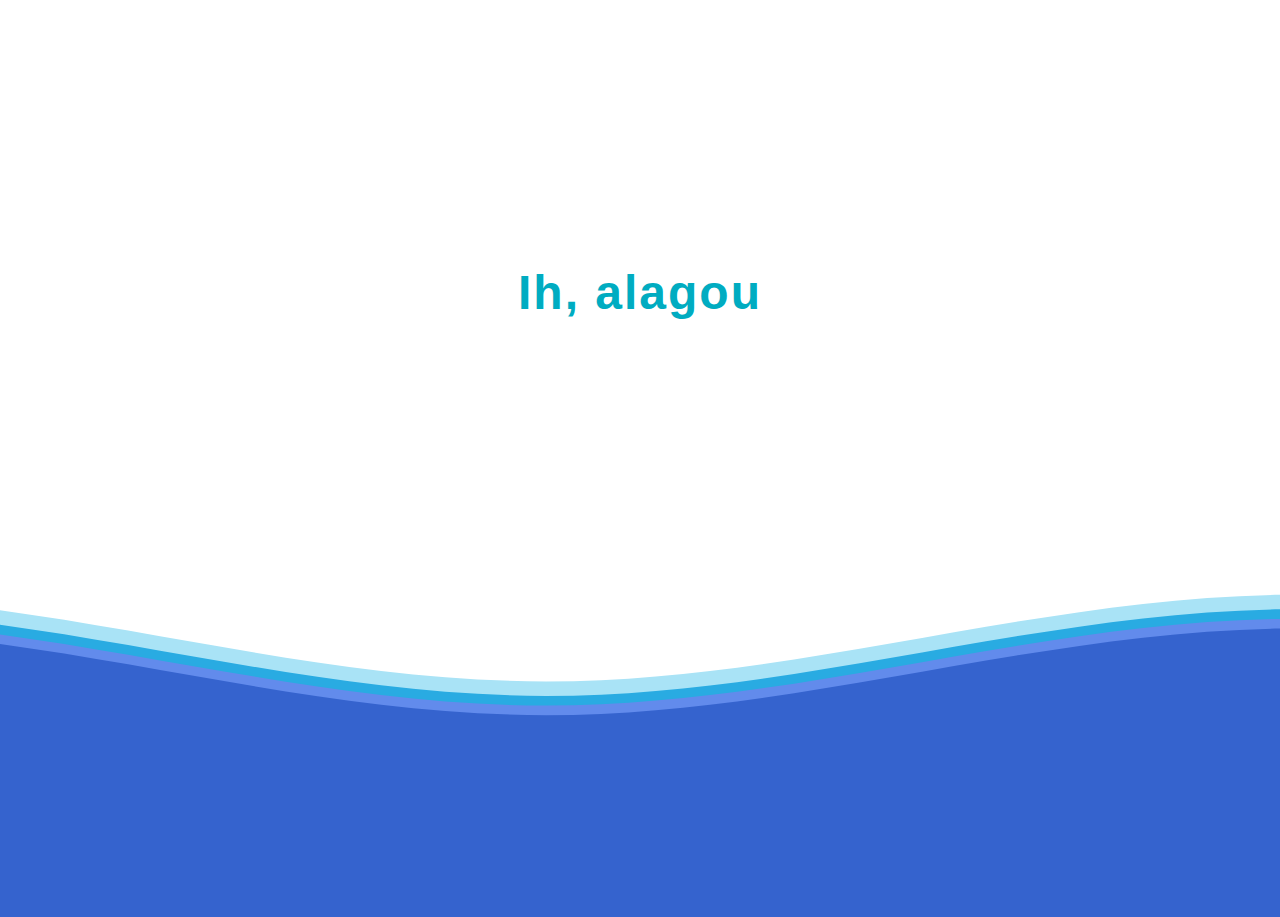
<file: index.html>
<!DOCTYPE html>
<html lang="en">
<head>
    <meta charset="UTF-8">
    <meta name="viewport" content="width=device-width, initial-scale=1.0">
    <title>Efeitos de Ondas - Ih, alagou</title>
    <link rel="stylesheet" href="style.css"> 
</head>
<body>
 
    <div class="header"> 
        <div class="inner-header flex"> 
        <h1> Ih, alagou </h1>
        </div> 

        <div> 
            <svg 
            class="waves"
            viewBox="0 24 150 28"
            preserveAspectRatio="none"
            shape-rendering="auto"
            > 

             <!-- Definição do caminho das ondas -->
            <defs>
                <path 
                id="gentle-wave"
                d="M-160 44c30 0 58-18 88-18s 58 18 88 18 58-18 88-18 58 18 88 18 v44h-352z"
                />
            </defs>

                 <!-- Agrupamento das ondas com efeito de paralaxe -->
            <g class="parallax">
                <use 
                xlink:href="#gentle-wave"
                x="48"
                y="0"
                fill="#a9e3f6 "/>

                <use 
                xlink:href="#gentle-wave"
                x="48"
                y="3"
                fill="#29abe2"/>

                <use 
                xlink:href="#gentle-wave"
                x="48"
                y="5"
                fill="#628BEC "/>

                <use 
                xlink:href="#gentle-wave"
                x="48"
                y="7"
                fill="#3563CE"/>
            </g> 
        
        </svg>
        </div>

        <div class="content flex"> 
        </div>
    </div> 

    
</body>
</html>
</file>
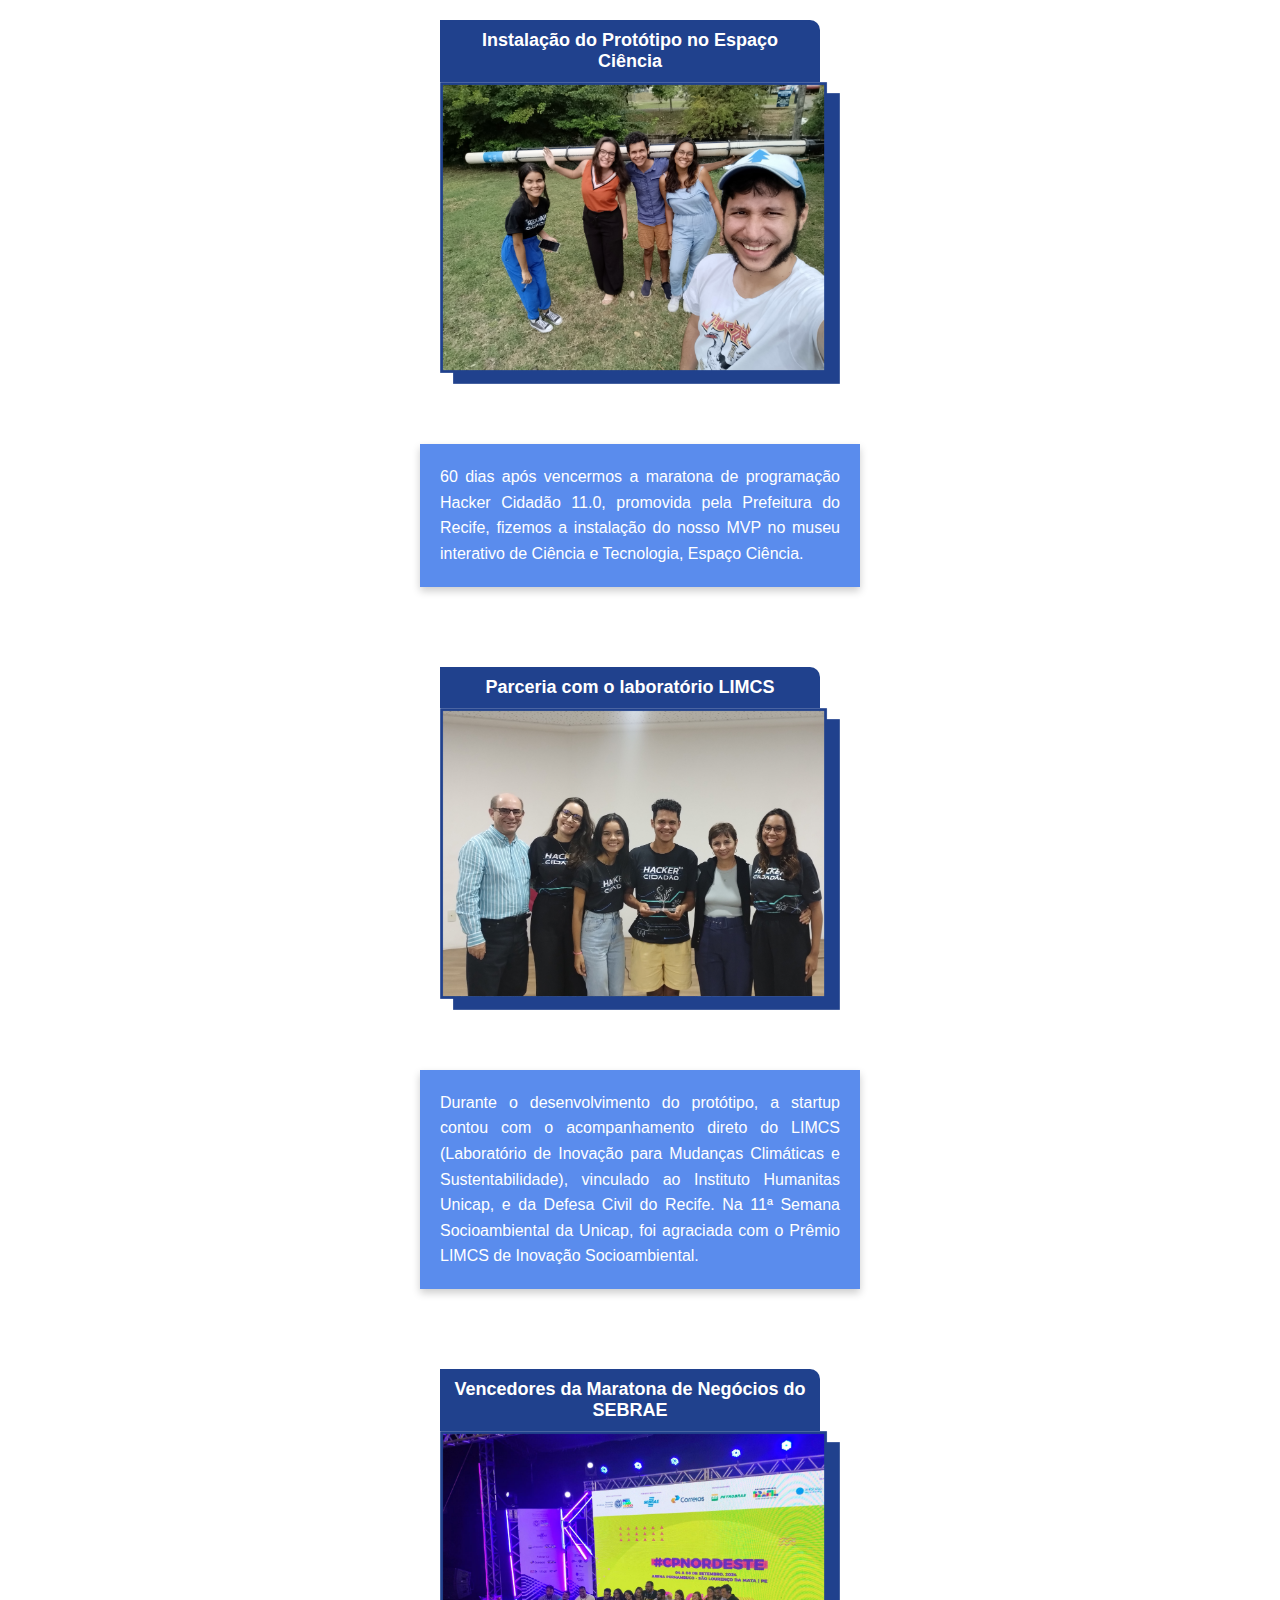
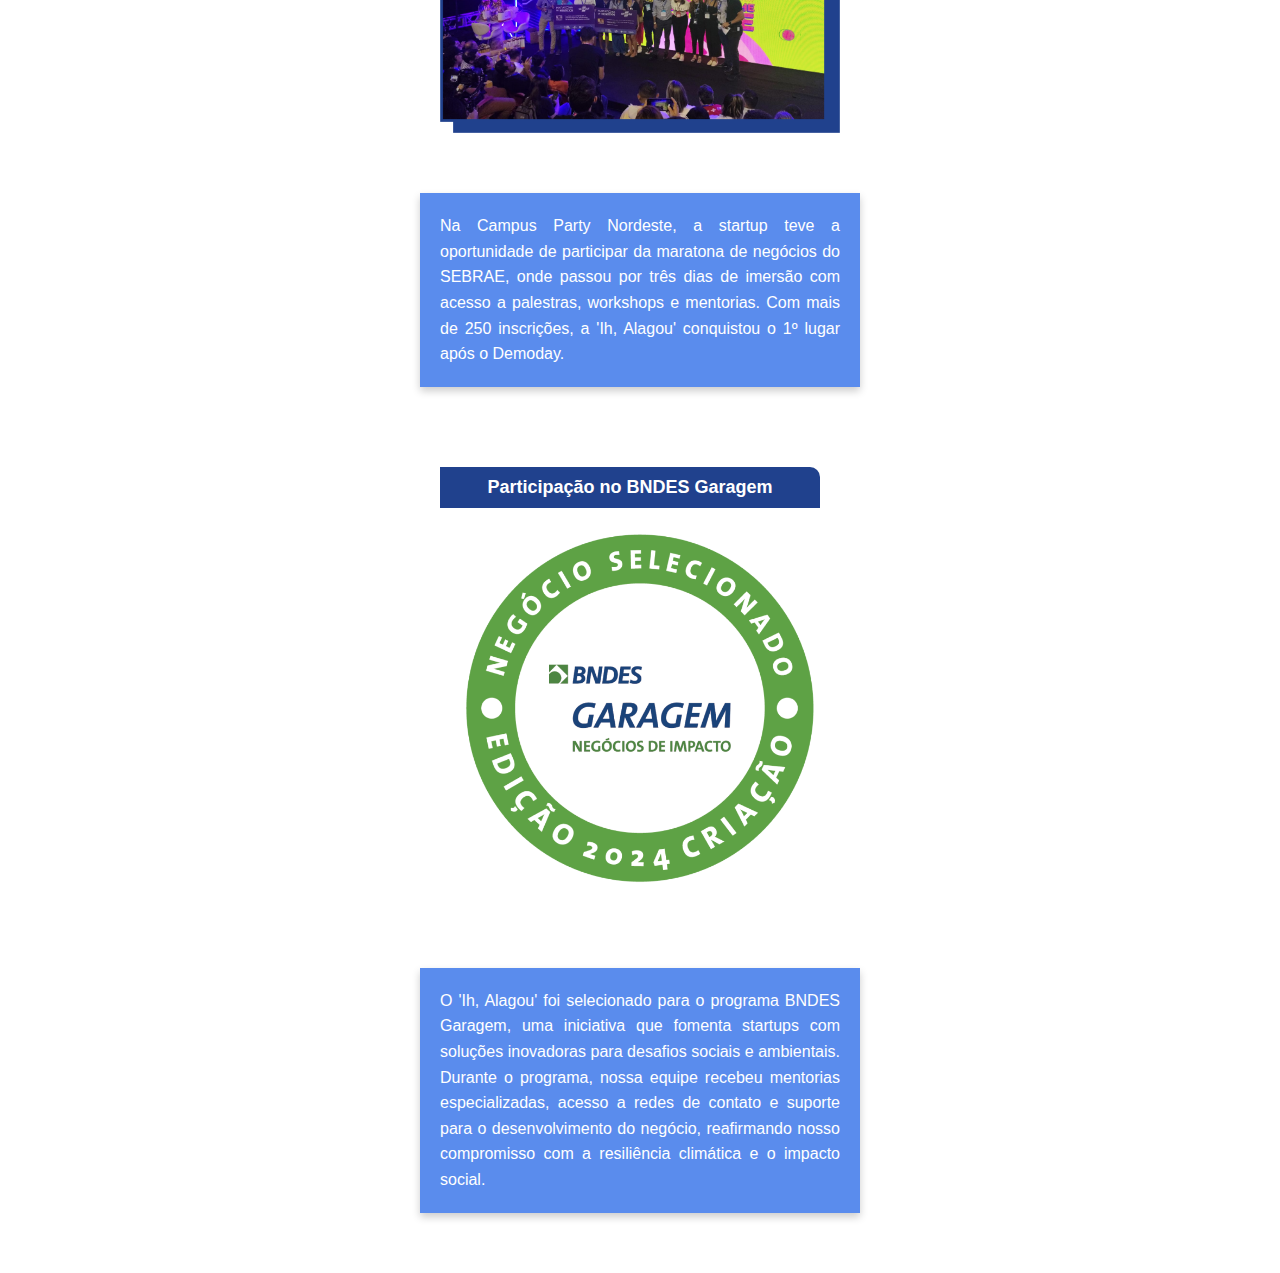
<file: Card-SobreNos-Test/index.html>
<!DOCTYPE html>
<html lang="pt-br">
<head>
  <meta charset="UTF-8">
  <meta name="viewport" content="width=device-width, initial-scale=1.0">
  <link rel="stylesheet" href="style.css">
  <title>Modelo</title>
</head>
<body>
  <div class="container">
    <div class="header">
      Instalação do Protótipo no Espaço Ciência
    </div>
    <div class="image-container">
      <img src="Imagens/Espaço Ciencia.png" alt="Grupo instalando protótipo">
    </div>
  </div>

  <div class="text-box">
    60 dias após vencermos a maratona de programação Hacker Cidadão 11.0, promovida pela Prefeitura do Recife, fizemos a instalação do nosso MVP no museu interativo de Ciência e Tecnologia, Espaço Ciência.
  </div>

  <div class="container">
    <div class="header">
      Parceria com o laboratório LIMCS
    </div>
    <div class="image-container">
      <img src="Imagens/laboratório LIMCS.png" alt="Grupo apresentando projeto">
    </div>
  </div>

  <div class="text-box">
    Durante o desenvolvimento do protótipo, a startup contou com o acompanhamento direto do LIMCS (Laboratório de Inovação para Mudanças Climáticas e Sustentabilidade), vinculado ao Instituto Humanitas Unicap, e da Defesa Civil do Recife. Na 11ª Semana Socioambiental da Unicap, foi agraciada com o Prêmio LIMCS de Inovação Socioambiental.
  </div>

  <div class="container">
    <div class="header">
      Vencedores da Maratona de Negócios do SEBRAE
    </div>
    <div class="image-container">
      <img src="Imagens/Maratona de Negócios.png" alt="Apresentação em evento">
    </div>
  </div>

  <div class="text-box">
    Na Campus Party Nordeste, a startup teve a oportunidade de participar da maratona de negócios do SEBRAE, onde passou por três dias de imersão com acesso a palestras, workshops e mentorias. Com mais de 250 inscrições, a 'Ih, Alagou' conquistou o 1º lugar após o Demoday.
  </div>

  <div class="container">
    <div class="header">
      Participação no BNDES Garagem
    </div>
    <div class="image-container">
      <img src="Imagens/BNDES.png" alt="Certificado de prêmio">
    </div>
  </div>
  <div class="text-box">
    O 'Ih, Alagou' foi selecionado para o programa BNDES Garagem, uma iniciativa que fomenta startups com soluções inovadoras para desafios sociais e ambientais. Durante o programa, nossa equipe recebeu mentorias especializadas, acesso a redes de contato e suporte para o desenvolvimento do negócio, reafirmando nosso compromisso com a resiliência climática e o impacto social.
  </div>
</body>
</html>
</file>
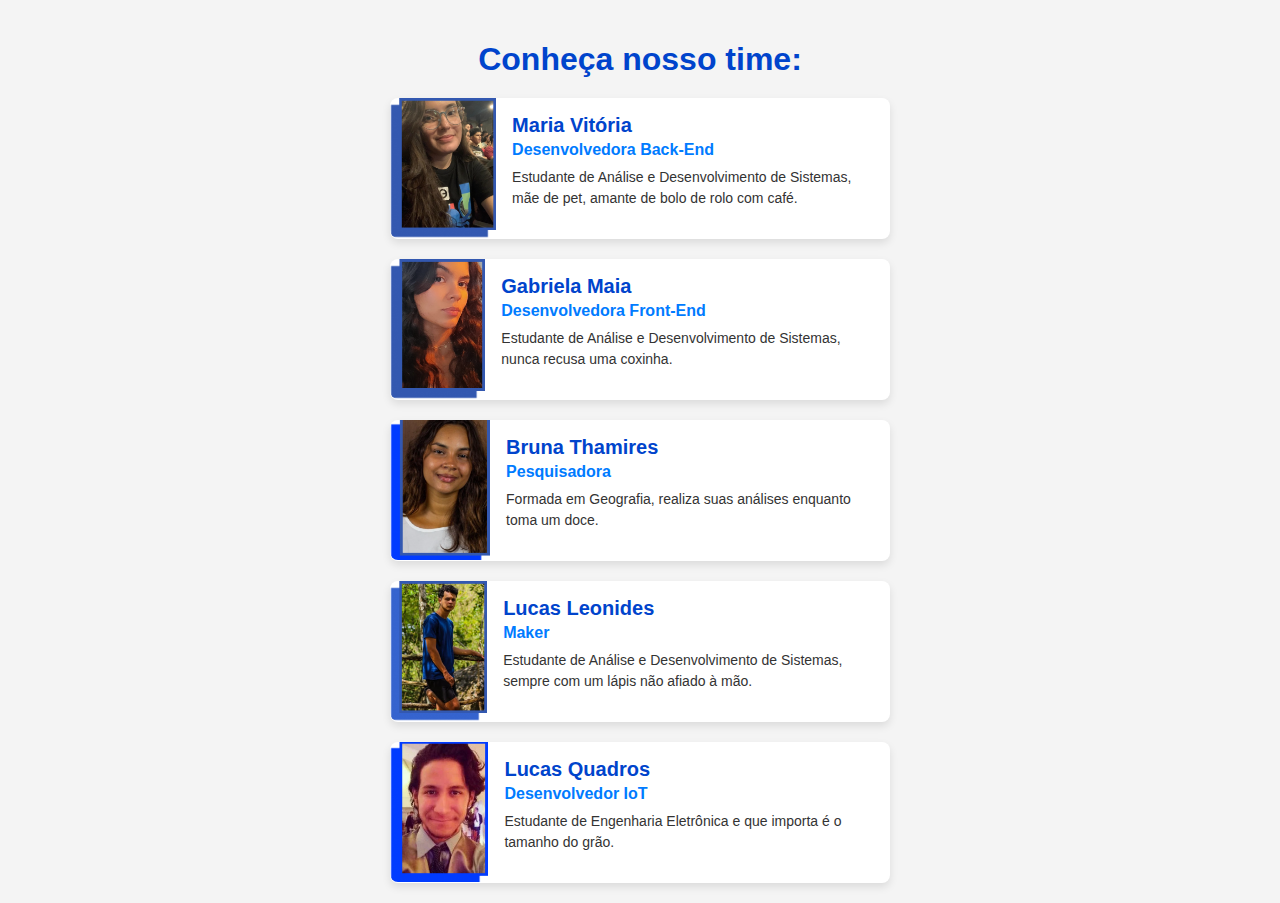
<file: Cards-Membros-Test/index.html>
<!DOCTYPE html>
<html lang="pt-br">
<head>
  <meta charset="UTF-8">
  <meta name="viewport" content="width=device-width, initial-scale=1.0">
  <title>Conheça nosso time</title>
  <link rel="stylesheet" href="style.css">
</head>
<body>
  <h1>Conheça nosso time:</h1>
  <div class="team">
    <div class="card">
      <img src="Img/Maria Vitória.png" alt="Maria Vitória">
      <div class="info">
        <h2>Maria Vitória</h2>
        <h3>Desenvolvedora Back-End</h3>
        <p>Estudante de Análise e Desenvolvimento de Sistemas, mãe de pet, amante de bolo de rolo com café.</p>
      </div>
    </div>
    <div class="card">
      <img src="Img/Gabriela Maia.png" alt="Gabriela Maia">
      <div class="info">
        <h2>Gabriela Maia</h2>
        <h3>Desenvolvedora Front-End</h3>
        <p>Estudante de Análise e Desenvolvimento de Sistemas, nunca recusa uma coxinha.</p>
      </div>
    </div>
    <div class="card">
      <img src="Img/Bruna Thamires.png" alt="Bruna Thamires">
      <div class="info">
        <h2>Bruna Thamires</h2>
        <h3>Pesquisadora</h3>
        <p>Formada em Geografia, realiza suas análises enquanto toma um doce.</p>
      </div>
    </div>
    <div class="card">
      <img src="Img/Lucas Leonides.png" alt="Lucas Leonides">
      <div class="info">
        <h2>Lucas Leonides</h2>
        <h3>Maker</h3>
        <p>Estudante de Análise e Desenvolvimento de Sistemas, sempre com um lápis não afiado à mão.</p>
      </div>
    </div>
    <div class="card">
      <img src="Img/Lucas Quadros.png" alt="Lucas Quadros">
      <div class="info">
        <h2>Lucas Quadros</h2>
        <h3>Desenvolvedor IoT</h3>
        <p>Estudante de Engenharia Eletrônica e que importa é o tamanho do grão.</p>
      </div>
    </div>
  </div>
</body>
</html>
</file>
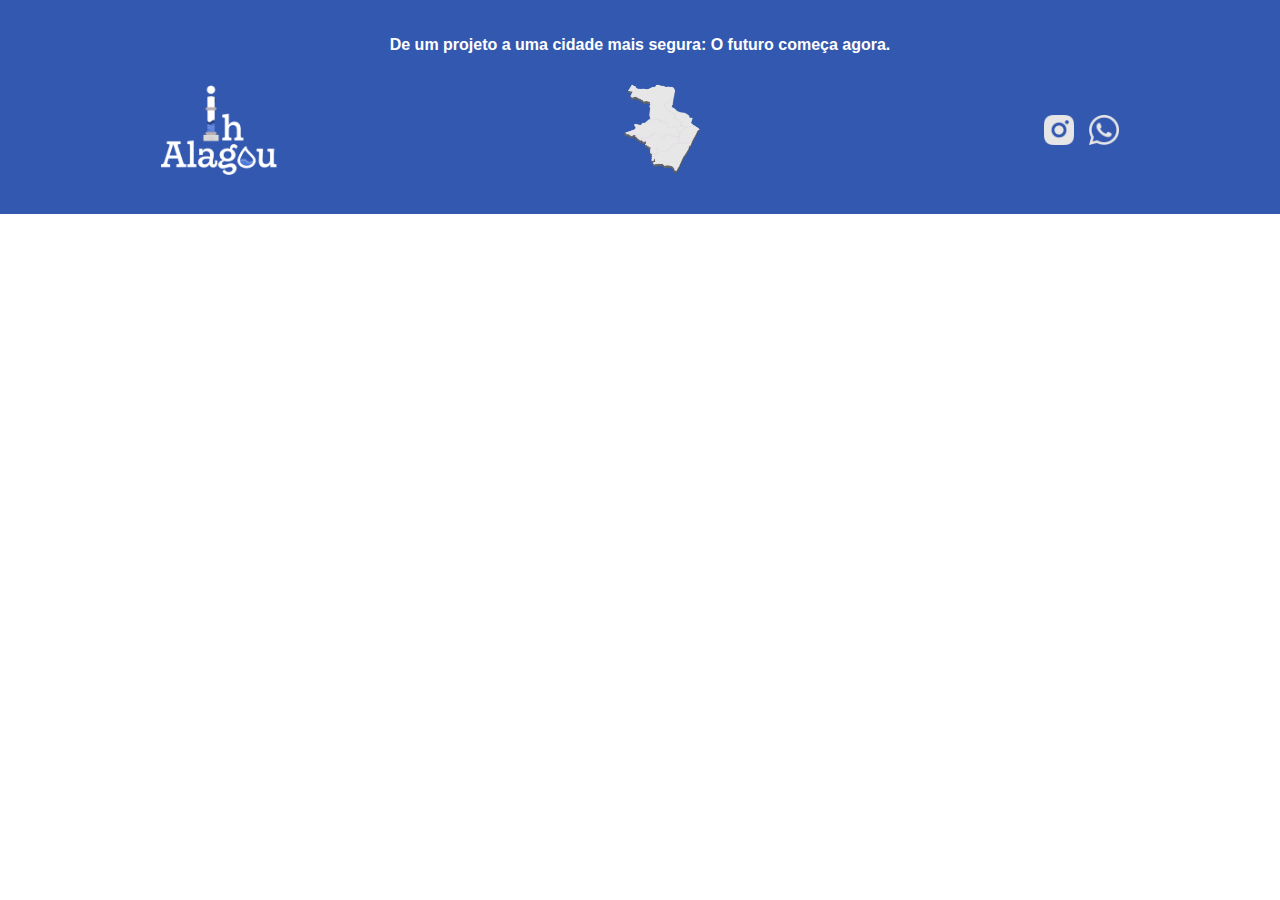
<file: Footer/Index.html>
<!DOCTYPE html>
<html lang="en">
<head>
    <meta charset="UTF-8">
    <meta name="viewport" content="width=device-width, initial-scale=1.0">
    <title>Footer</title>
    <link rel="stylesheet" href="style.css">
</head>
<body>
    
    <footer class="footer">
        
        <p class="footer-text">De um projeto a uma cidade mais segura: O futuro começa agora.</p>
        
        <div class="footer-content">
            <div class="footer-logo">
                <img src="img/ih-alagou-logo.png" alt="Logo ih Alagou">
            </div>

            <div class="footer-map">
                <img src="img/mapa.png" alt="Mapa do Recife">
            </div>
            <div class="footer-icons">
                <a href="#" class="social-icon"><img src="img/instagram-icon.png" alt="Instagram"></a>
                <a href="#" class="social-icon"><img src="img/whatsapp-icon.png" alt="WhatsApp"></a>
            </div>
        </div>
</main>
</body>
</html>
</file>
<file: style.css>
body{
    margin: 0;
}

h1{
    font-family: "Lato", sans-serif;
    font-weight: 300px;
    letter-spacing: 2px;
    font-size: 48px;
}

p{
    font-family: sans-serif;
    letter-spacing: 1px;
    font-size: 14px;
    color: white; /* Texto do meio em azul */
}

.header{
    position: relative;
    text-align: center;
    background-color: #ffffff;
    color: rgba(0,172,193,1) ;
}

.inner-header{
    height: 65vh;
    width: 100%;
    margin: 0;
    padding: 0;
}

.flex{
    display: flex;
    justify-content: center;
    align-items: center;
    text-align: center;
}

.waves{
    position: relative;
    width: 100%;
    height: 15vh;
    margin-bottom: -7px;
}

.content{
    position: relative;
    height: 20vh;
    text-align: center;
    background-color: #3563CE;
    padding: 10px ; 
}

/* Animação*/

.parallax > use {
    animation: move-forever 25s cubic-bezier(0.55, 0.5, 0.45, 0.5) infinite;
  }
  
  .parallax > use:nth-child(1) {
    animation-delay: -2s;
    animation-duration: 7s;
  }
  
  .parallax > use:nth-child(2) {
    animation-delay: -3s;
    animation-duration: 10s;
  }
  
  .parallax > use:nth-child(3) {
    animation-delay: -4s;
    animation-duration: 13s;
  }
  
  .parallax > use:nth-child(4) {
    animation-delay: -5s;
    animation-duration: 20s;
  }
  
  @keyframes move-forever {
    0% {
      transform: translate3d(-90px, 0, 0);
    }
  
    100% {
      transform: translate3d(85px, 0, 0);
    }
  }
  
  /* Responsividade */
  @media (max-width: 768px) {
    .waves {
      height: 40px;
      min-height: 40px;
    }
  
    .content {
      height: 30vh;
    }
  
    h1 {
      font-size: 34px;
    }
  }
</file>
<file: Card-SobreNos-Test/style.css>
body {
    font-family: Arial, sans-serif;
    background-color: white;
    margin: 0;
    padding: 0;
    display: flex;
    flex-direction: column;
    align-items: center;
  }

  .container {
    position: relative;
    width: 400px;
    border-radius: 0px;
    overflow: hidden;
    background-color: white;
    margin-bottom: 60px; /* Espaço maior entre elementos */
    margin-top: 20px;
  }

  .header {
    background-color: #20418D;
    color: white;
    text-align: center;
    padding: 10px;
    font-size: 18px;
    font-weight: bold;
    width: 90%;
    border-top-right-radius: 10px 10px;
  }

  .image-container {
    width: 100%;
    height: auto;
  }

  .image-container img {
    width: 100%;
    display: block;
  }

  .text-box {
    background-color: #5a8ced;
    color: white;
    font-size: 16px;
    line-height: 1.6;
    padding: 20px;
    text-align: justify;
    width: 400px;
    box-shadow: 0 4px 8px rgba(0, 0, 0, 0.2);
    margin-bottom: 60px; /* Espaço maior entre elementos */
  }
</file>
<file: Cards-Membros-Test/style.css>
body {
  font-family: Arial, sans-serif;
  background-color: #f4f4f4;
  color: #333;
  margin: 0;
  padding: 0;
  display: flex;
  flex-direction: column;
  align-items: center;
  padding: 20px;
}

h1 {
  color: #0044cc;
  margin-bottom: 20px;
}

.team {
  display: flex;
  flex-direction: column;
  gap: 20px;
  width: 100%;
  max-width: 500px;
  
}

.card {
  display: flex;
  background-color: #fff;
  border-radius: 8px;
  box-shadow: 0 4px 8px rgba(0, 0, 0, 0.1);
  overflow: hidden;
}

.card img {
  width: 120px;
  height: 140px;
  object-fit: cover;
  border-radius: 8px 0 0 8px;
}

.info {
  padding: 16px;
}

.info h2 {
  color: #0044cc;
  margin: 0;
  font-size: 20px;
}

.info h3 {
  color: #007bff;
  margin: 4px 0;
  font-size: 16px;
}

.info p {
  color: #333;
  font-size: 14px;
  margin-top: 8px;
  line-height: 1.5;
}
</file>
<file: Footer/style.css>
body {
    margin: 0;
    font-family: Arial, sans-serif;
}

.footer {
    background-color: #3358B0; /* Azul semelhante ao do exemplo */
    color: white;
    padding: 20px 0;
    text-align: center;
}

.footer-content {
    display: flex;
    justify-content: space-around;
    align-items: center;
    flex-wrap: wrap;
}

.footer-logo img {
    width: 120px; /* Ajuste conforme necessário */
    height: auto;
}

.footer-text {
    font-weight: bold; 
    text-align: center;
}

.footer-map img {
    width: 120px; /* Ajuste conforme necessário */
    height: auto;
}

.footer-icons {
    display: flex;
    gap: 15px;
}

.footer-icons .social-icon img {
    width: 30px;
    height: 30px;
}
</file>
